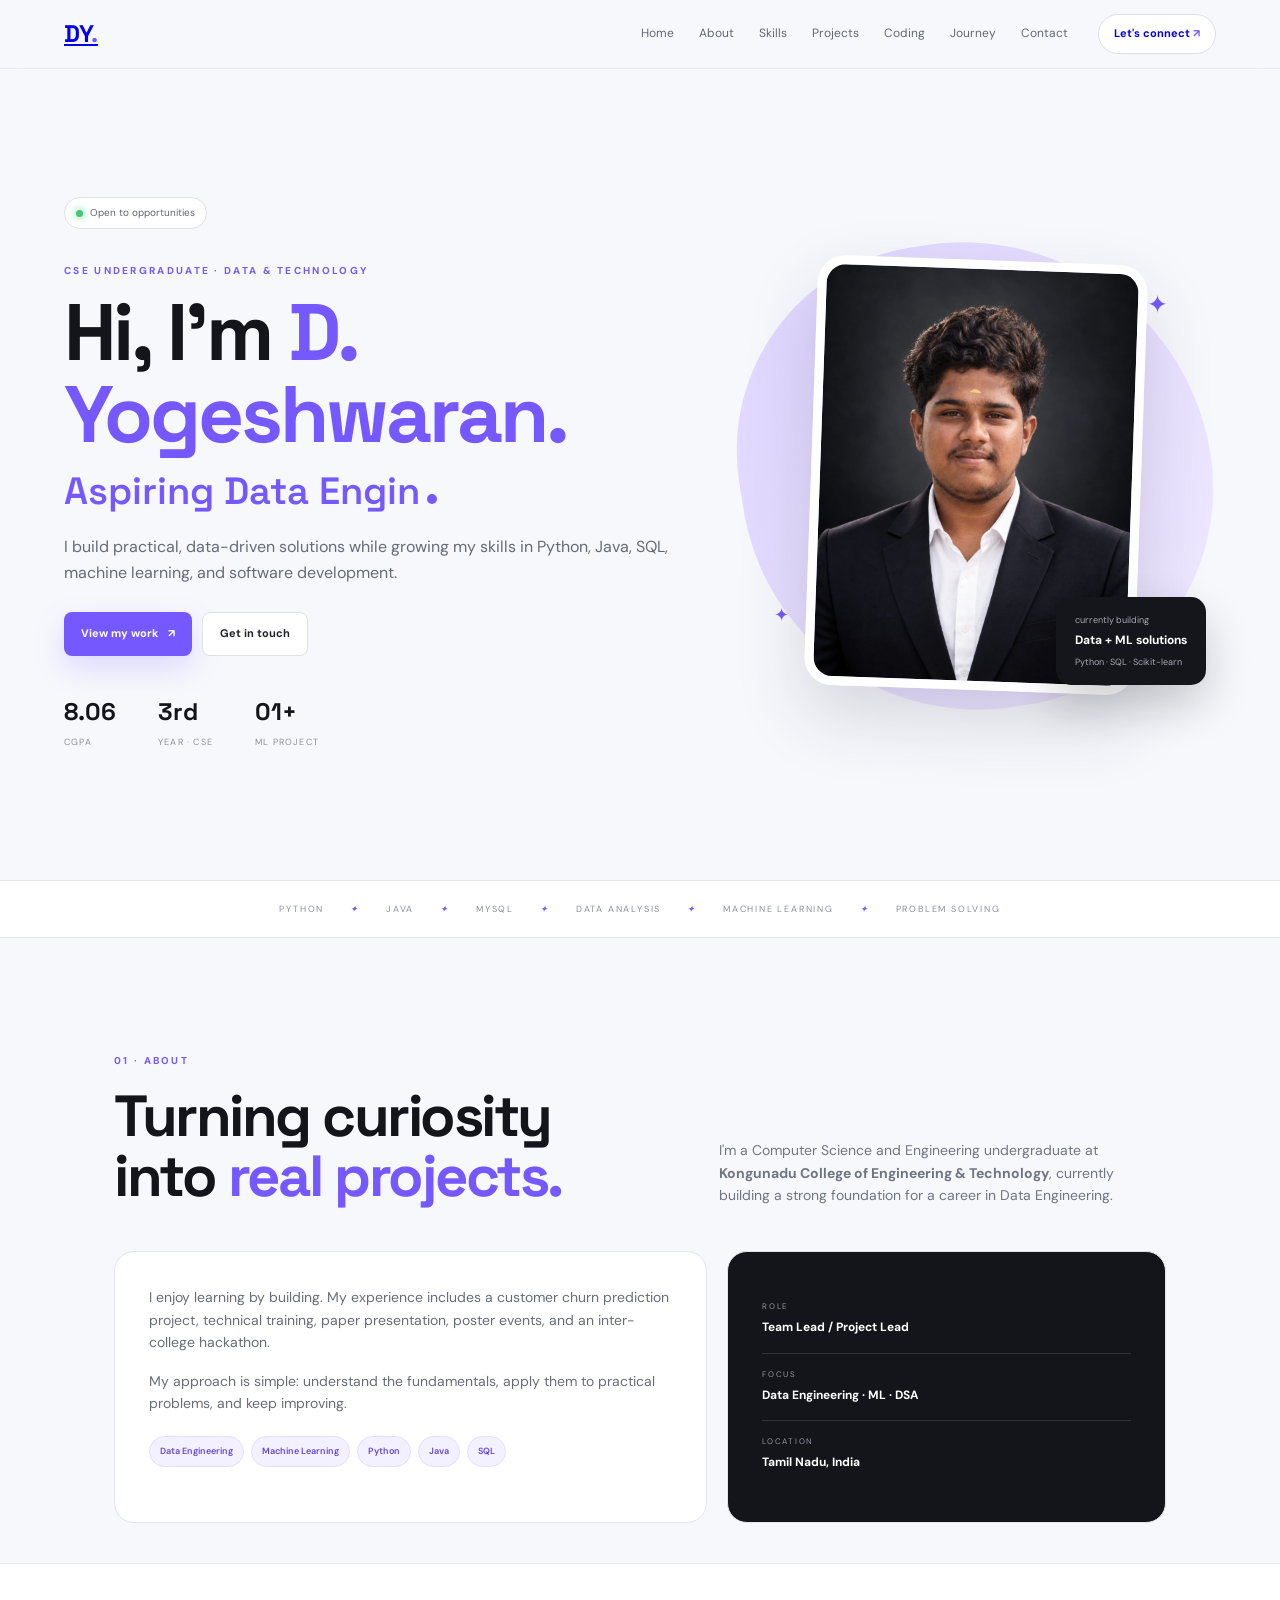
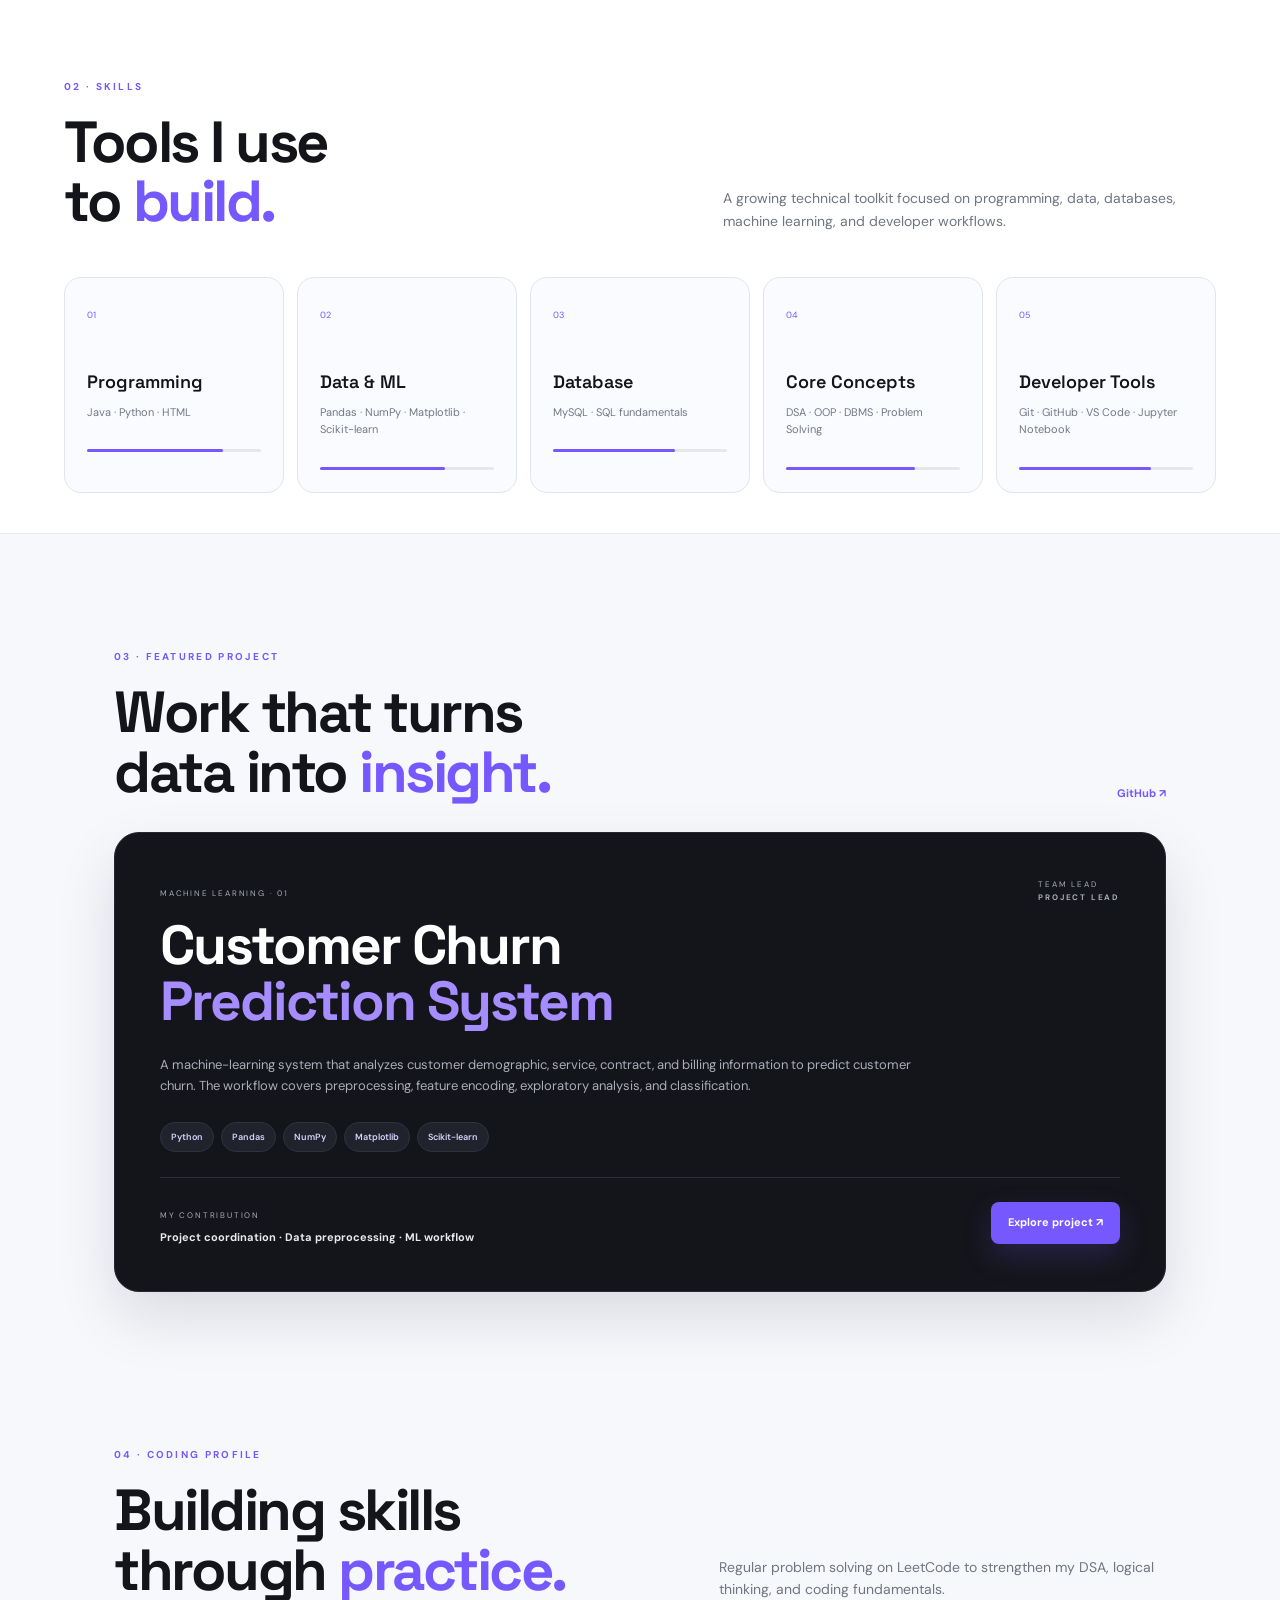
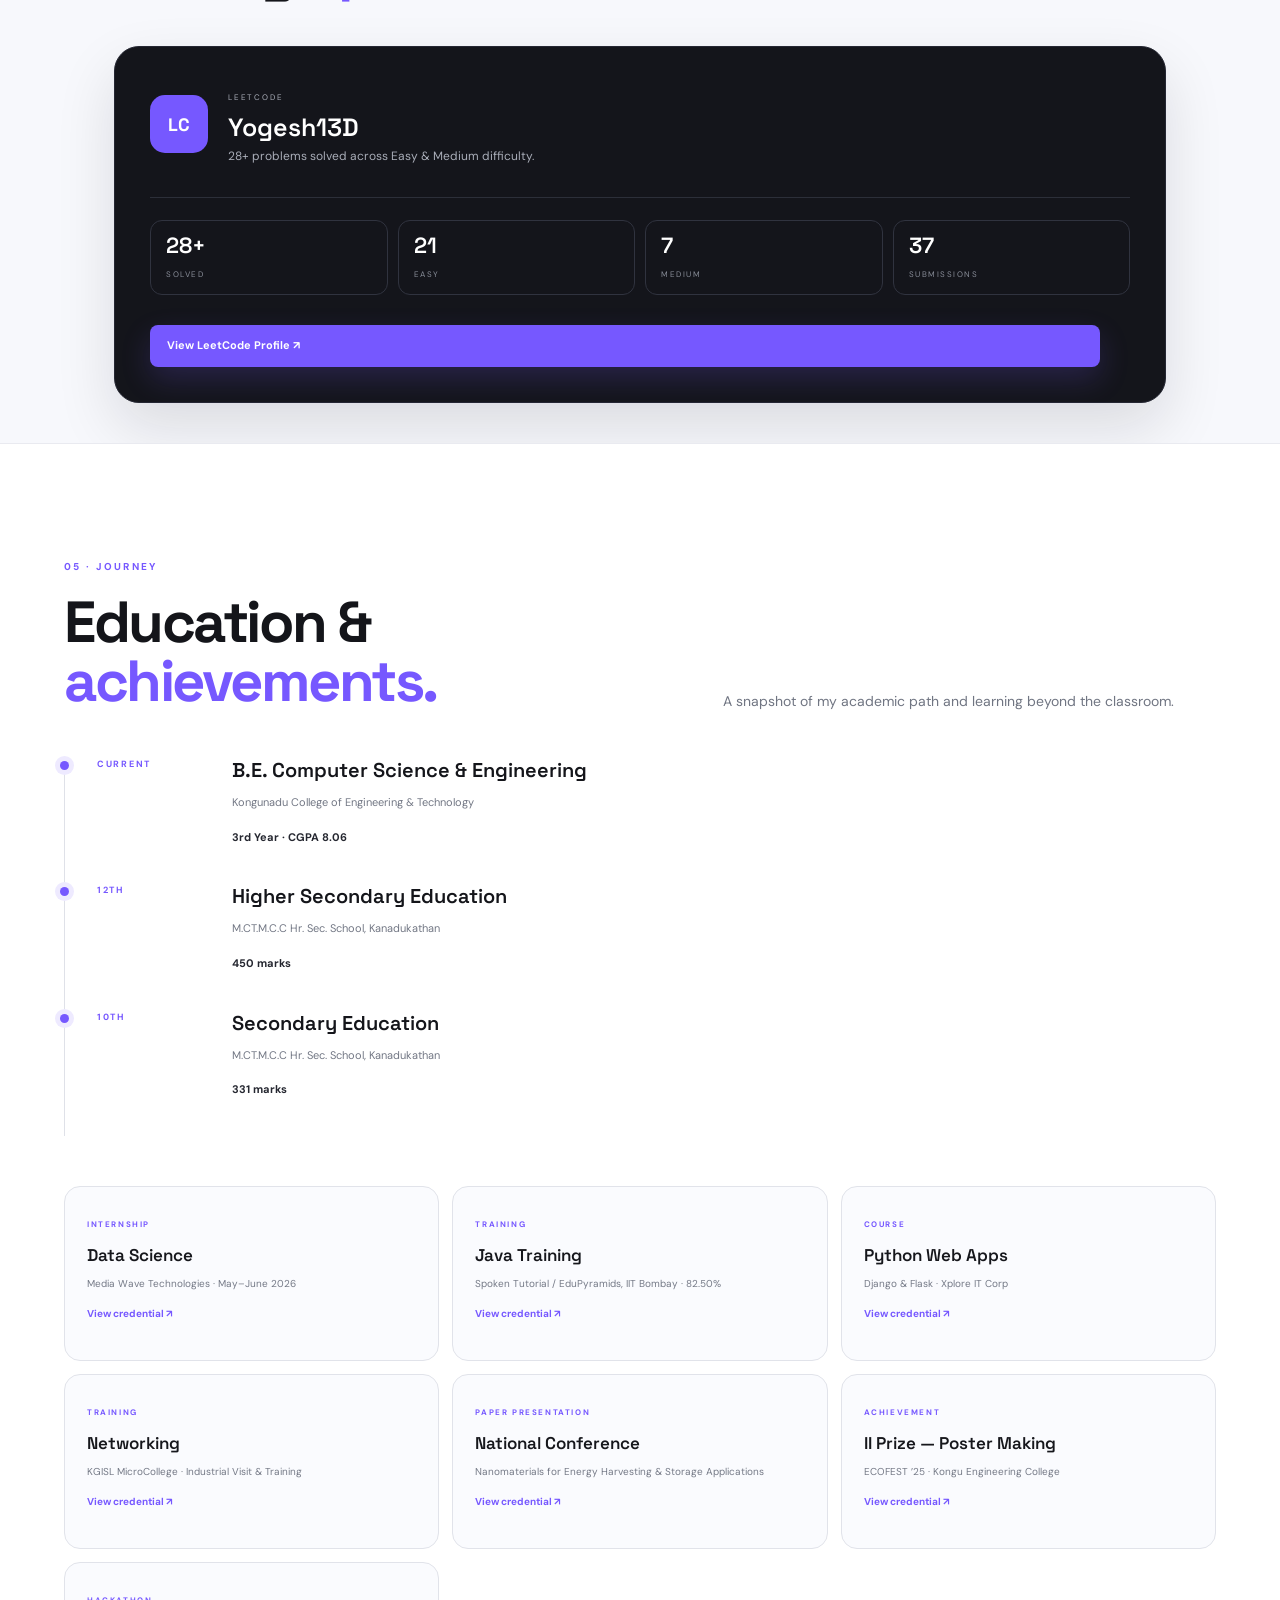
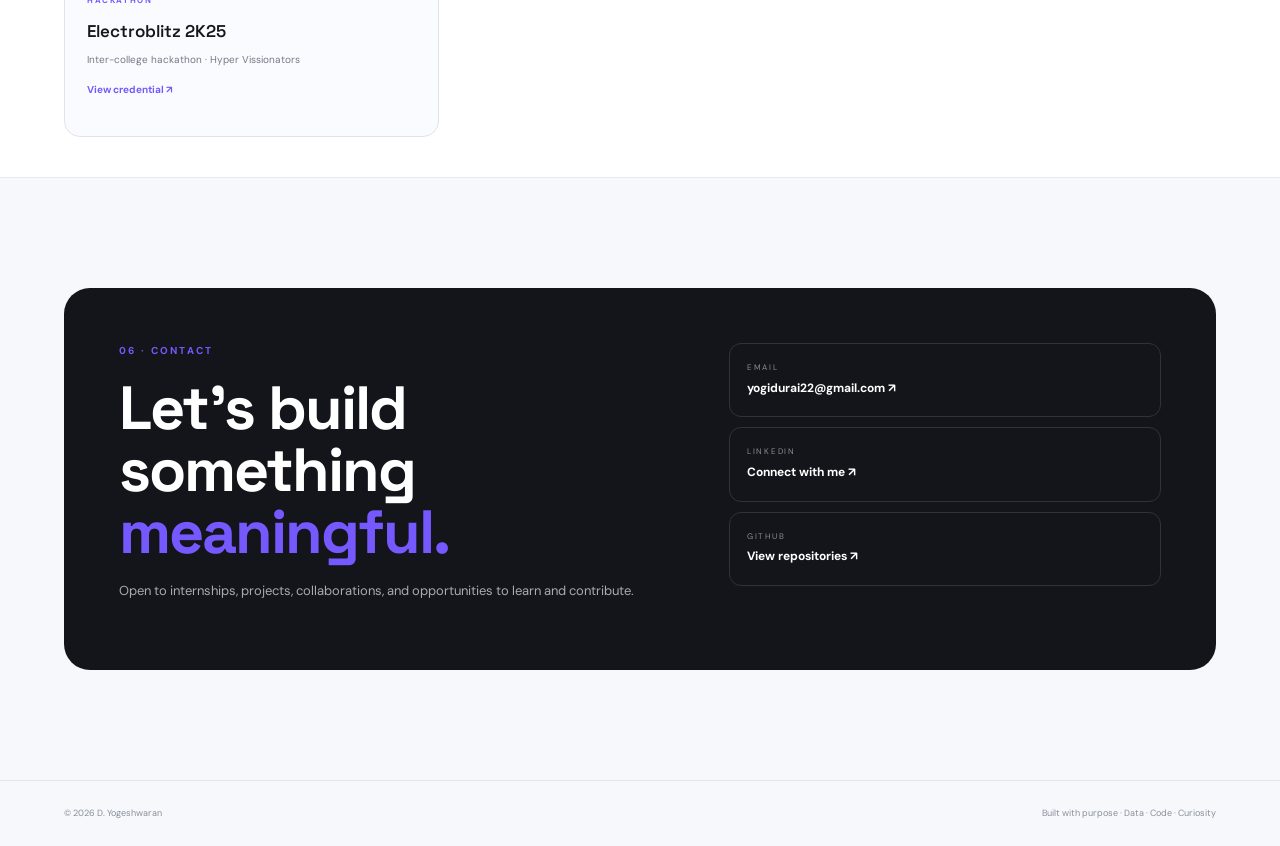
<file: index.html>
<!DOCTYPE html>
<html lang="en">
<head>
<meta charset="UTF-8"><meta name="viewport" content="width=device-width,initial-scale=1.0">
<meta name="description" content="D. Yogeshwaran — CSE undergraduate and aspiring Data Engineer portfolio.">
<title>D. Yogeshwaran — Aspiring Data Engineer</title>
<link rel="preconnect" href="https://fonts.googleapis.com"><link rel="preconnect" href="https://fonts.gstatic.com" crossorigin>
<link href="https://fonts.googleapis.com/css2?family=DM+Sans:wght@400;500;600;700&family=Space+Grotesk:wght@500;600;700&display=swap" rel="stylesheet">
<link rel="stylesheet" href="style.css">
</head>
<body>
<div class="progress" id="progress"></div>
<header class="nav-wrap"><div class="nav">
<a class="logo" href="#home">DY<span>.</span></a>
<button class="hamb" id="hamb">☰</button>
<nav id="nav"><a href="#home">Home</a><a href="#about">About</a><a href="#skills">Skills</a><a href="#projects">Projects</a><a href="#coding">Coding</a><a href="#journey">Journey</a><a href="#contact">Contact</a></nav>
<a class="nav-pill" href="mailto:yogidurai22@gmail.com">Let's connect <b>↗</b></a>
</div></header>
<main>
<section class="hero" id="home"><div class="hero-inner">
<div class="hero-copy reveal"><div class="availability"><span></span> Open to opportunities</div>
<p class="kicker">CSE UNDERGRADUATE · DATA & TECHNOLOGY</p>
<h1>Hi, I'm <span>D. Yogeshwaran.</span></h1>
<h2><span id="typing">Aspiring Data Engineer</span><i></i></h2>
<p class="intro">I build practical, data-driven solutions while growing my skills in Python, Java, SQL, machine learning, and software development.</p>
<div class="hero-buttons"><a class="btn solid" href="#projects">View my work <b>↗</b></a><a class="btn outline" href="#contact">Get in touch</a></div>
<div class="mini-stats"><div><b>8.06</b><small>CGPA</small></div><div><b>3rd</b><small>YEAR · CSE</small></div><div><b>01+</b><small>ML PROJECT</small></div></div></div>
<div class="hero-art reveal delay"><div class="blob"></div><div class="photo-card"><img src="./profile.jpg?v=2" alt="D. Yogeshwaran"></div><div class="code-card"><span>currently building</span><b>Data + ML solutions</b><small>Python · SQL · Scikit-learn</small></div><div class="spark s1">✦</div><div class="spark s2">✦</div></div>
</div></section>
<div class="ticker"><span>PYTHON</span><i>✦</i><span>JAVA</span><i>✦</i><span>MYSQL</span><i>✦</i><span>DATA ANALYSIS</span><i>✦</i><span>MACHINE LEARNING</span><i>✦</i><span>PROBLEM SOLVING</span></div>
<section class="section" id="about"><div class="section-label">01 · ABOUT</div><div class="split-head"><h2>Turning curiosity<br>into <span>real projects.</span></h2><p>I'm a Computer Science and Engineering undergraduate at <b>Kongunadu College of Engineering & Technology</b>, currently building a strong foundation for a career in Data Engineering.</p></div><div class="about-cards"><div class="about-main"><p>I enjoy learning by building. My experience includes a customer churn prediction project, technical training, paper presentation, poster events, and an inter-college hackathon.</p><p>My approach is simple: understand the fundamentals, apply them to practical problems, and keep improving.</p><div class="tags"><span>Data Engineering</span><span>Machine Learning</span><span>Python</span><span>Java</span><span>SQL</span></div></div><div class="info-card"><div><small>ROLE</small><b>Team Lead / Project Lead</b></div><div><small>FOCUS</small><b>Data Engineering · ML · DSA</b></div><div><small>LOCATION</small><b>Tamil Nadu, India</b></div></div></div></section>
<section class="section soft" id="skills"><div class="section-label">02 · SKILLS</div><div class="split-head"><h2>Tools I use<br>to <span>build.</span></h2><p>A growing technical toolkit focused on programming, data, databases, machine learning, and developer workflows.</p></div><div class="skill-grid">
<article><span>01</span><h3>Programming</h3><p>Java · Python · HTML</p><div class="bar"><i style="width:78%"></i></div></article>
<article><span>02</span><h3>Data & ML</h3><p>Pandas · NumPy · Matplotlib · Scikit-learn</p><div class="bar"><i style="width:72%"></i></div></article>
<article><span>03</span><h3>Database</h3><p>MySQL · SQL fundamentals</p><div class="bar"><i style="width:70%"></i></div></article>
<article><span>04</span><h3>Core Concepts</h3><p>DSA · OOP · DBMS · Problem Solving</p><div class="bar"><i style="width:74%"></i></div></article>
<article><span>05</span><h3>Developer Tools</h3><p>Git · GitHub · VS Code · Jupyter Notebook</p><div class="bar"><i style="width:76%"></i></div></article>
</div></section>
<section class="section" id="projects"><div class="section-label">03 · FEATURED PROJECT</div><div class="project-head"><h2>Work that turns<br>data into <span>insight.</span></h2><a href="https://github.com/yogidurai22-eng/customer-churn-prediction-system" target="_blank" rel="noopener">GitHub ↗</a></div><article class="project-card"><div class="project-top"><div><small>MACHINE LEARNING · 01</small><h3>Customer Churn<br><span>Prediction System</span></h3></div><div class="role">TEAM LEAD<br><b>PROJECT LEAD</b></div></div><p>A machine-learning system that analyzes customer demographic, service, contract, and billing information to predict customer churn. The workflow covers preprocessing, feature encoding, exploratory analysis, and classification.</p><div class="project-tags"><span>Python</span><span>Pandas</span><span>NumPy</span><span>Matplotlib</span><span>Scikit-learn</span></div><div class="project-footer"><div><small>MY CONTRIBUTION</small><b>Project coordination · Data preprocessing · ML workflow</b></div><a class="btn solid" href="project-details.html">Explore project ↗</a></div></article></section>
<section class="section coding-section" id="coding">
<div class="section-label">04 · CODING PROFILE</div>
<div class="split-head">
<h2>Building skills<br>through <span>practice.</span></h2>
<p>Regular problem solving on LeetCode to strengthen my DSA, logical thinking, and coding fundamentals.</p>
</div>

<div class="coding-card">
<div class="coding-info">
<div class="coding-logo">LC</div>
<div>
<small>LEETCODE</small>
<h3>Yogesh13D</h3>
<p>28+ problems solved across Easy & Medium difficulty.</p>
</div>
</div>

<div class="coding-stats">
<div><b>28+</b><small>SOLVED</small></div>
<div><b>21</b><small>EASY</small></div>
<div><b>7</b><small>MEDIUM</small></div>
<div><b>37</b><small>SUBMISSIONS</small></div>
</div>

<a class="btn solid" href="https://leetcode.com/u/Yogesh13D/" target="_blank" rel="noopener">
View LeetCode Profile ↗
</a>
</div>
</section>
<section class="section soft" id="journey"><div class="section-label">05 · JOURNEY</div><div class="split-head"><h2>Education &<br><span>achievements.</span></h2><p>A snapshot of my academic path and learning beyond the classroom.</p></div><div class="timeline">
<div class="timeline-item"><span>CURRENT</span><div><h3>B.E. Computer Science & Engineering</h3><p>Kongunadu College of Engineering & Technology</p><b>3rd Year · CGPA 8.06</b></div></div>
<div class="timeline-item"><span>12TH</span><div><h3>Higher Secondary Education</h3><p>M.CT.M.C.C Hr. Sec. School, Kanadukathan</p><b>450 marks</b></div></div>
<div class="timeline-item"><span>10TH</span><div><h3>Secondary Education</h3><p>M.CT.M.C.C Hr. Sec. School, Kanadukathan</p><b>331 marks</b></div></div></div>
<div class="credential-grid">
<a href="data-science-internship.pdf" target="_blank"><small>INTERNSHIP</small><h3>Data Science</h3><p>Media Wave Technologies · May–June 2026</p><b>View credential ↗</b></a>
<a href="java-training.pdf" target="_blank"><small>TRAINING</small><h3>Java Training</h3><p>Spoken Tutorial / EduPyramids, IIT Bombay · 82.50%</p><b>View credential ↗</b></a>
<a href="django-flask-course.pdf" target="_blank"><small>COURSE</small><h3>Python Web Apps</h3><p>Django & Flask · Xplore IT Corp</p><b>View credential ↗</b></a>
<a href="networking-training.pdf" target="_blank"><small>TRAINING</small><h3>Networking</h3><p>KGISL MicroCollege · Industrial Visit & Training</p><b>View credential ↗</b></a>
<a href="paper-presentation.pdf" target="_blank"><small>PAPER PRESENTATION</small><h3>National Conference</h3><p>Nanomaterials for Energy Harvesting & Storage Applications</p><b>View credential ↗</b></a>
<a href="ecofest-poster-prize.pdf" target="_blank"><small>ACHIEVEMENT</small><h3>II Prize — Poster Making</h3><p>ECOFEST ’25 · Kongu Engineering College</p><b>View credential ↗</b></a>
<a href="electroblitz-hackathon.pdf" target="_blank"><small>HACKATHON</small><h3>Electroblitz 2K25</h3><p>Inter-college hackathon · Hyper Vissionators</p><b>View credential ↗</b></a>
</div></section>
<section class="contact" id="contact"><div class="contact-inner"><div><div class="section-label">06 · CONTACT</div><h2>Let's build something<br><span>meaningful.</span></h2><p>Open to internships, projects, collaborations, and opportunities to learn and contribute.</p></div><div class="contact-links"><a href="mailto:yogidurai22@gmail.com"><small>EMAIL</small><b>yogidurai22@gmail.com ↗</b></a><a href="https://www.linkedin.com/in/yogesh-waran-430379343" target="_blank" rel="noopener"><small>LINKEDIN</small><b>Connect with me ↗</b></a><a href="https://github.com/yogidurai22-eng" target="_blank" rel="noopener"><small>GITHUB</small><b>View repositories ↗</b></a></div></div></section>
</main><footer><span>© 2026 D. Yogeshwaran</span><span>Built with purpose · Data · Code · Curiosity</span></footer>
<script src="script.js"></script></body></html>
</file>
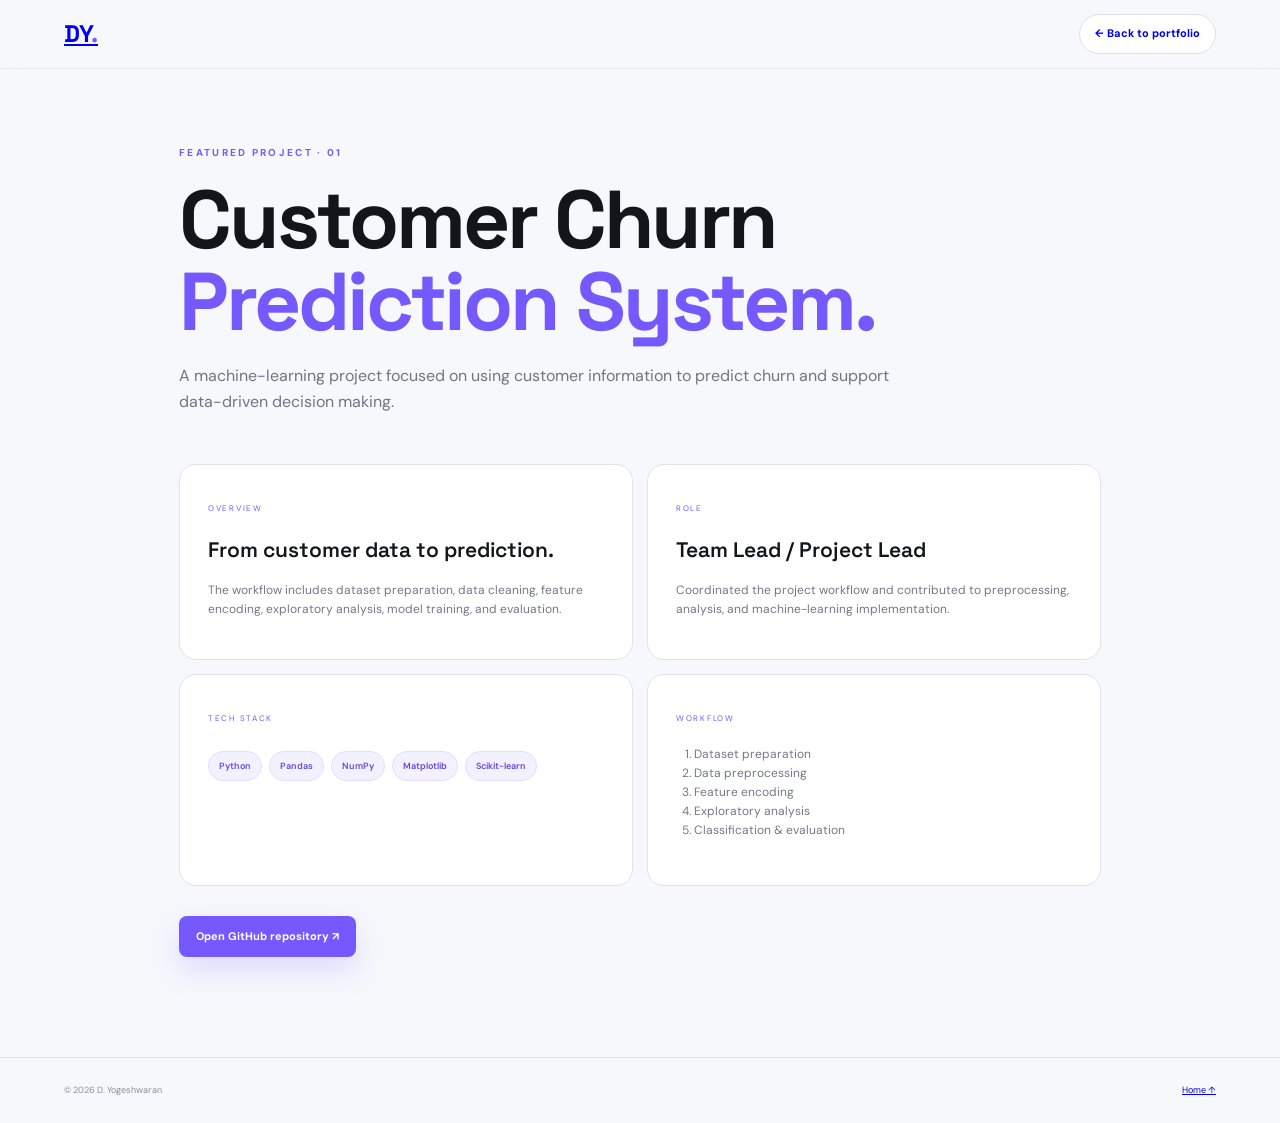
<file: project-details.html>
<!doctype html><html lang="en"><head><meta charset="UTF-8"><meta name="viewport" content="width=device-width,initial-scale=1"><title>Customer Churn Prediction — D. Yogeshwaran</title><link rel="stylesheet" href="style.css"><link rel="preconnect" href="https://fonts.googleapis.com"><link rel="preconnect" href="https://fonts.gstatic.com" crossorigin><link href="https://fonts.googleapis.com/css2?family=DM+Sans:wght@400;500;600;700&family=Space+Grotesk:wght@500;600;700&display=swap" rel="stylesheet"></head><body><header class="nav-wrap"><div class="nav"><a class="logo" href="index.html">DY<span>.</span></a><a class="nav-pill" href="index.html">← Back to portfolio</a></div></header><main class="details"><div class="section-label">FEATURED PROJECT · 01</div><h1>Customer Churn<br><span>Prediction System.</span></h1><p class="lead">A machine-learning project focused on using customer information to predict churn and support data-driven decision making.</p><div class="detail-grid"><article><small>OVERVIEW</small><h2>From customer data to prediction.</h2><p>The workflow includes dataset preparation, data cleaning, feature encoding, exploratory analysis, model training, and evaluation.</p></article><article><small>ROLE</small><h2>Team Lead / Project Lead</h2><p>Coordinated the project workflow and contributed to preprocessing, analysis, and machine-learning implementation.</p></article><article><small>TECH STACK</small><div class="tags"><span>Python</span><span>Pandas</span><span>NumPy</span><span>Matplotlib</span><span>Scikit-learn</span></div></article><article><small>WORKFLOW</small><ol><li>Dataset preparation</li><li>Data preprocessing</li><li>Feature encoding</li><li>Exploratory analysis</li><li>Classification & evaluation</li></ol></article></div><a class="btn solid" href="https://github.com/yogidurai22-eng/customer-churn-prediction-system" target="_blank" rel="noopener">Open GitHub repository ↗</a></main><footer><span>© 2026 D. Yogeshwaran</span><a href="index.html">Home ↑</a></footer></body></html>
</file>
<file: style.css>
*{box-sizing:border-box}html{scroll-behavior:smooth;scroll-padding-top:90px}body{margin:0;background:#f7f8fc;color:#14151a;font-family:'DM Sans',sans-serif;line-height:1.6}.progress{position:fixed;z-index:100;left:0;top:0;height:3px;background:linear-gradient(90deg,#7658ff,#a76bff);width:0}.nav-wrap{position:fixed;z-index:50;top:0;left:0;right:0;padding:14px 5%;background:rgba(247,248,252,.78);backdrop-filter:blur(18px);border-bottom:1px solid #e9eaf0}.nav{max-width:1180px;margin:auto;display:flex;align-items:center;gap:30px}.logo{font:700 24px 'Space Grotesk';margin-right:auto}.logo span,h1 span,h2 span,.section-label,.kicker{color:#7658ff}.nav nav{display:flex;gap:25px}.nav nav a{font-size:12px;color:#636875;text-decoration:none}.nav nav a:hover{color:#14151a}.nav-pill{font-size:11px;font-weight:700;text-decoration:none;border:1px solid #dedfe7;padding:10px 15px;border-radius:30px;background:#fff}.nav-pill b{color:#7658ff}.hamb{display:none;border:0;background:none;font-size:21px}.hero{padding:150px 5% 80px;overflow:hidden}.hero-inner{max-width:1180px;margin:auto;display:grid;grid-template-columns:1.12fr .88fr;align-items:center;gap:60px;min-height:650px}.availability{display:inline-flex;align-items:center;gap:7px;padding:7px 11px;border:1px solid #e1e2e9;background:#fff;border-radius:30px;font-size:10px;color:#616572;margin-bottom:24px}.availability span{width:7px;height:7px;border-radius:50%;background:#44c779;box-shadow:0 0 8px #44c779}.kicker{font-size:10px;letter-spacing:2.3px;font-weight:700}.hero h1{font:700 clamp(50px,6.5vw,80px)/1.02 'Space Grotesk';letter-spacing:-3px;margin:13px 0}.hero h2{font:600 clamp(25px,3vw,38px)/1.2 'Space Grotesk';margin:0}.hero h2 i{display:inline-block;width:10px;height:10px;background:#7658ff;border-radius:50%;margin-left:7px}.intro{max-width:650px;color:#666b78;font-size:16px;margin:20px 0 27px}.hero-buttons{display:flex;gap:10px;flex-wrap:wrap}.btn{display:inline-flex;align-items:center;gap:10px;padding:12px 17px;border-radius:8px;text-decoration:none;font-size:11px;font-weight:700;transition:.25s}.btn.solid{background:#7658ff;color:#fff;box-shadow:0 12px 30px rgba(118,88,255,.2)}.btn.solid:hover{transform:translateY(-2px)}.btn.outline{border:1px solid #dfe1e8;background:#fff;color:#20222a}.mini-stats{display:flex;gap:42px;margin-top:40px}.mini-stats b{font:700 24px 'Space Grotesk';display:block}.mini-stats small{font-size:9px;color:#8b909c;letter-spacing:1.2px}.hero-art{position:relative;min-height:560px;display:flex;justify-content:center;align-items:center}.blob{position:absolute;width:470px;height:470px;border-radius:45% 55% 48% 52%;background:linear-gradient(135deg,#ded6ff,#f0e9ff);transform:rotate(-9deg)}.photo-card{position:relative;z-index:2;width:330px;height:430px;border-radius:28px;overflow:hidden;border:9px solid #fff;box-shadow:0 30px 70px rgba(42,36,69,.16);transform:rotate(2deg)}.photo-card img{width:100%;height:100%;object-fit:cover}.code-card{position:absolute;z-index:3;right:2%;bottom:70px;background:#15161c;color:#fff;border-radius:15px;padding:16px 19px;box-shadow:0 20px 45px rgba(15,16,22,.2)}.code-card span,.code-card small{display:block;color:#a7aab3;font-size:9px}.code-card b{display:block;font-size:12px;margin:4px 0}.spark{position:absolute;color:#7658ff;font-size:25px}.s1{top:90px;right:10%}.s2{bottom:125px;left:8%;font-size:18px}.ticker{border-block:1px solid #e5e6ec;display:flex;justify-content:center;gap:26px;align-items:center;height:58px;color:#8b909d;font-size:9px;letter-spacing:1.8px;background:#fff}.ticker i{color:#7658ff}.section{max-width:1180px;margin:auto;padding:115px 5% 40px}.section.soft{max-width:none;background:#fff;border-block:1px solid #e9eaf0}.section.soft>*{max-width:1180px;margin-left:auto;margin-right:auto}.section-label{font-size:10px;letter-spacing:2.3px;font-weight:700;margin-bottom:18px}.split-head{display:grid;grid-template-columns:1fr .85fr;gap:80px;align-items:end;margin-bottom:45px}.split-head h2,.project-head h2{font:700 clamp(38px,5vw,58px)/1.03 'Space Grotesk';letter-spacing:-2.5px;margin:0}.split-head>p{font-size:14px;color:#707582;margin:0}.about-cards{display:grid;grid-template-columns:1.15fr .85fr;gap:20px}.about-main,.info-card{background:#fff;border:1px solid #e3e5ec;border-radius:20px;padding:34px}.about-main p{color:#686d79;font-size:14px;margin-top:0}.about-main p+p{margin-top:16px}.tags{display:flex;flex-wrap:wrap;gap:7px;margin-top:22px}.tags span,.project-tags span{padding:7px 10px;background:#f3f1ff;border:1px solid #e4ddff;color:#6547db;border-radius:30px;font-size:9px;font-weight:600}.info-card{background:#14151b;color:#fff}.info-card div{padding:14px 0;border-bottom:1px solid #30323a}.info-card div:last-child{border:0}.info-card small{display:block;color:#9296a0;font-size:8px;letter-spacing:1.7px}.info-card b{font-size:12px}.skill-grid{display:grid;grid-template-columns:repeat(5,1fr);gap:13px}.skill-grid article{background:#fafbfe;border:1px solid #e3e5ec;border-radius:17px;padding:22px;min-height:205px}.skill-grid article>span{color:#7658ff;font-size:9px}.skill-grid h3{font:600 18px 'Space Grotesk';margin:44px 0 8px}.skill-grid p{color:#737885;font-size:11px}.bar{height:3px;background:#e6e7ed;margin-top:28px;border-radius:10px}.bar i{display:block;height:100%;background:#7658ff;border-radius:10px}.project-head{display:flex;justify-content:space-between;align-items:end;margin-bottom:30px}.project-head>a{font-size:11px;color:#7658ff;text-decoration:none;font-weight:700}.project-card{background:#14151b;color:#fff;border-radius:25px;padding:45px;border:1px solid #252733;box-shadow:0 25px 60px rgba(17,18,25,.12)}.project-top{display:flex;justify-content:space-between;gap:25px}.project-top small,.project-card .role,.project-footer small{font-size:8px;letter-spacing:1.8px;color:#a9adb8}.project-card h3{font:700 clamp(32px,4.5vw,55px)/1.02 'Space Grotesk';letter-spacing:-2px;margin:13px 0}.project-card h3 span{color:#a58cff}.project-card>p{max-width:780px;color:#a9adb8;font-size:13px}.project-tags{display:flex;gap:7px;flex-wrap:wrap;margin:25px 0}.project-tags span{background:#20222c;border-color:#30333f;color:#d8d2ff}.project-footer{display:flex;justify-content:space-between;align-items:center;gap:25px;border-top:1px solid #2c2f39;padding-top:22px}.project-footer b{display:block;font-size:11px;color:#e8e9ed;margin-top:3px}.timeline{border-left:1px solid #dfe1e8;margin-bottom:50px}.timeline-item{position:relative;display:grid;grid-template-columns:110px 1fr;gap:25px;padding:0 0 35px 32px}.timeline-item:before{content:'';position:absolute;left:-5px;top:4px;width:9px;height:9px;background:#7658ff;border-radius:50%;box-shadow:0 0 0 5px #eeeaff}.timeline-item>span{font-size:9px;letter-spacing:1.7px;color:#7658ff;font-weight:700}.timeline-item h3{font:600 20px 'Space Grotesk';margin:0}.timeline-item p,.timeline-item b{font-size:11px;color:#727784}.timeline-item b{color:#252730}.credential-grid{display:grid;grid-template-columns:repeat(3,1fr);gap:13px}.credential-grid a{display:block;text-decoration:none;color:#16171c;background:#fafbfe;border:1px solid #e1e3ea;border-radius:16px;padding:22px;min-height:175px;transition:.25s}.credential-grid a:hover{transform:translateY(-4px);border-color:#cfc5ff;box-shadow:0 14px 30px rgba(49,38,100,.08)}.credential-grid small{font-size:8px;letter-spacing:1.6px;color:#7658ff;font-weight:700}.credential-grid h3{font:600 17px 'Space Grotesk';margin:10px 0 6px}.credential-grid p{font-size:10px;color:#747986}.credential-grid b{display:block;color:#7658ff;font-size:10px;margin-top:14px}.contact{padding:110px 5%}.contact-inner{max-width:1180px;margin:auto;border-radius:26px;background:#14151b;color:#fff;padding:55px;display:grid;grid-template-columns:1fr .8fr;gap:70px}.contact h2{font:700 clamp(40px,5vw,61px)/1.02 'Space Grotesk';letter-spacing:-2px;margin:0}.contact p{color:#a8abb4;font-size:13px;max-width:570px;margin-top:18px}.contact-links{display:flex;flex-direction:column;gap:10px}.contact-links a{padding:17px;border:1px solid #30323a;border-radius:12px;text-decoration:none;color:#fff}.contact-links a:hover{border-color:#7658ff}.contact-links small{display:block;font-size:8px;letter-spacing:1.7px;color:#898e99}.contact-links b{font-size:12px}.details{max-width:1050px;margin:auto;padding:145px 5% 100px}.details h1{font:700 clamp(50px,7vw,82px)/1 'Space Grotesk';letter-spacing:-3px;margin:0}.details .lead{max-width:720px;color:#707582;font-size:16px;margin:20px 0 50px}.detail-grid{display:grid;grid-template-columns:1fr 1fr;gap:14px;margin-bottom:30px}.detail-grid article{background:#fff;border:1px solid #e0e2e9;border-radius:17px;padding:28px}.detail-grid small{font-size:8px;letter-spacing:1.7px;color:#7658ff}.detail-grid h2{font:600 21px 'Space Grotesk'}.detail-grid p,.detail-grid li{font-size:12px;color:#737884}.detail-grid ol{padding-left:18px}footer{padding:25px 5%;border-top:1px solid #e5e6ec;display:flex;justify-content:space-between;color:#888e9a;font-size:9px}.reveal{opacity:0;transform:translateY(18px);transition:.7s}.reveal.show{opacity:1;transform:none}.delay{transition-delay:.12s}
@media(max-width:900px){.nav nav{display:none}.nav nav.open{display:flex;position:absolute;top:68px;left:0;right:0;padding:20px 6%;background:rgba(247,248,252,.98);flex-direction:column;border-bottom:1px solid #e4e5eb}.hamb{display:block}.hero-inner{grid-template-columns:1fr}.hero-art{order:-1;min-height:470px}.skill-grid{grid-template-columns:repeat(2,1fr)}.credential-grid{grid-template-columns:repeat(2,1fr)}.about-cards,.split-head,.contact-inner{grid-template-columns:1fr}.project-footer{align-items:flex-start;flex-direction:column}}
@media(max-width:620px){.hero{padding-top:110px}.hero h1{font-size:48px;letter-spacing:-2px}.hero-art{min-height:400px}.photo-card{width:260px;height:340px}.blob{width:360px;height:360px}.code-card{right:0;bottom:25px}.ticker{justify-content:flex-start;padding-left:20px;overflow:hidden}.ticker span:nth-of-type(n+5),.ticker i:nth-of-type(n+5){display:none}.section{padding-top:80px}.skill-grid,.credential-grid,.detail-grid{grid-template-columns:1fr}.project-card,.contact-inner{padding:28px}.project-top{flex-direction:column}.timeline-item{grid-template-columns:1fr;gap:3px}.contact{padding:80px 5%}footer{flex-direction:column;gap:5px}}
.coding-card{background:#14151b;color:#fff;border-radius:25px;padding:35px;border:1px solid #252733;box-shadow:0 25px 60px rgba(17,18,25,.12);display:grid;grid-template-columns:1fr auto;gap:30px;align-items:center}.coding-info{display:flex;align-items:center;gap:20px}.coding-logo{width:58px;height:58px;border-radius:15px;background:#7658ff;display:flex;align-items:center;justify-content:center;font:700 18px 'Space Grotesk'}.coding-info small{font-size:8px;letter-spacing:1.8px;color:#a9adb8}.coding-info h3{font:600 25px 'Space Grotesk';margin:4px 0}.coding-info p{font-size:12px;color:#a9adb8;margin:0}.coding-stats{grid-column:1/-1;display:grid;grid-template-columns:repeat(4,1fr);gap:10px;border-top:1px solid #2c2f39;padding-top:22px}.coding-stats div{padding:10px 15px;border:1px solid #30333f;border-radius:12px}.coding-stats b{display:block;font:600 22px 'Space Grotesk'}.coding-stats small{font-size:8px;letter-spacing:1.5px;color:#898e99}@media(max-width:620px){.coding-card{grid-template-columns:1fr;padding:25px}.coding-stats{grid-template-columns:repeat(2,1fr)}}
</file>
